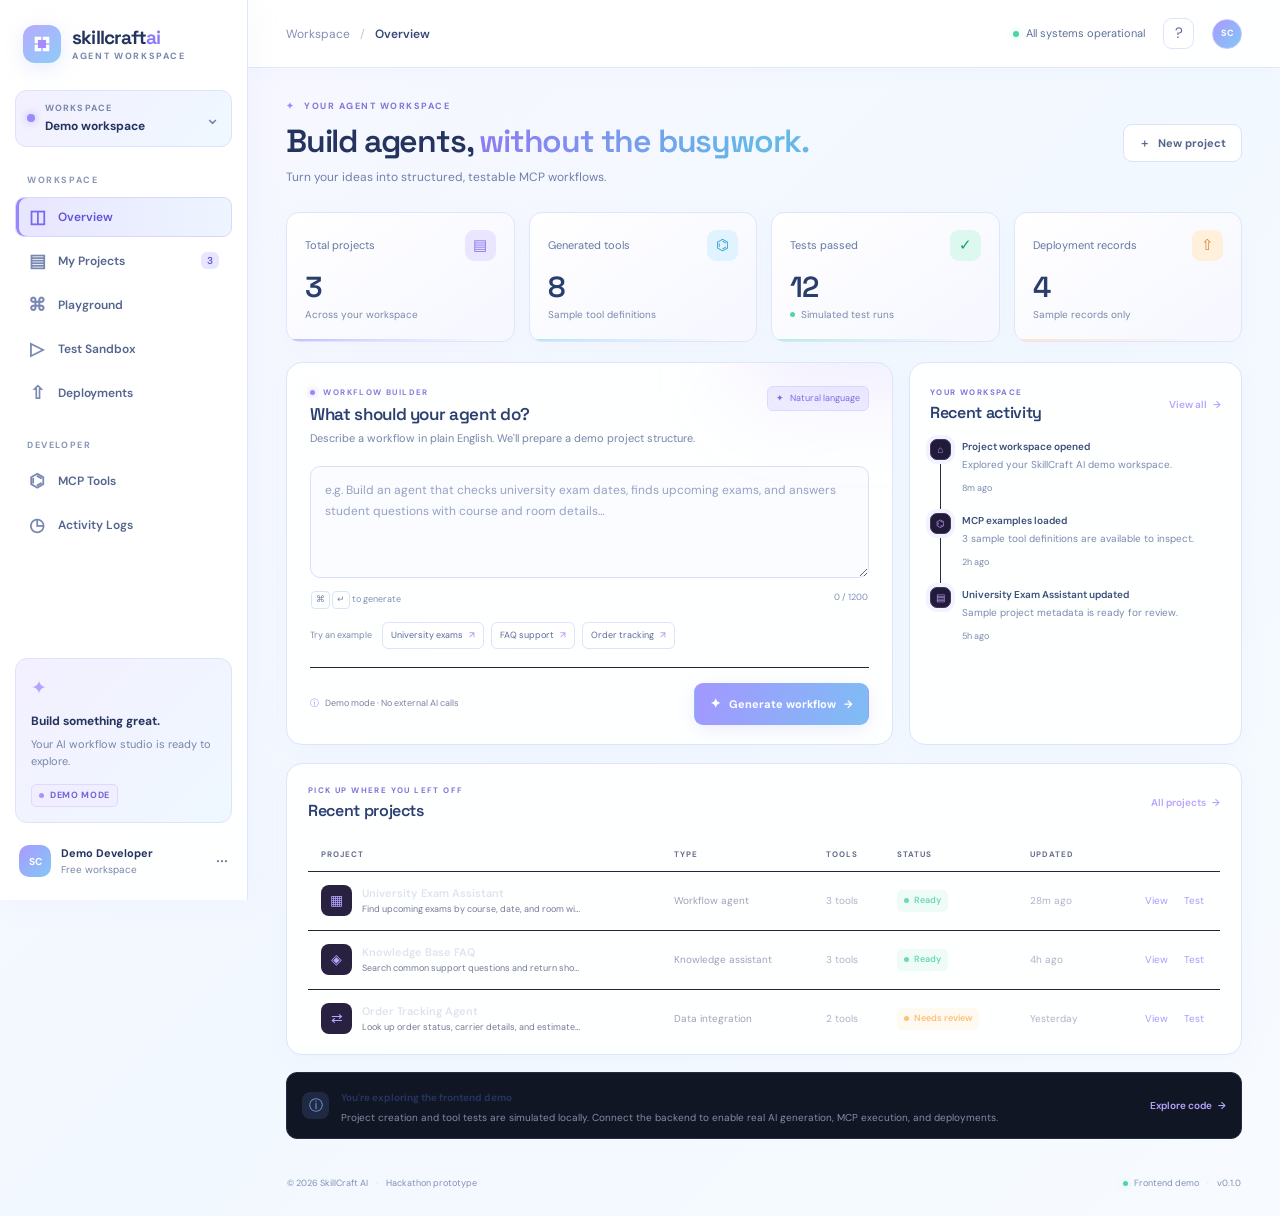
<file: git/index.html>
<!doctype html>
<html lang="en">
<head>
  <meta charset="utf-8"><meta name="viewport" content="width=device-width, initial-scale=1">
  <meta name="theme-color" content="#f5f7ff"><meta name="description" content="SkillCraft AI developer dashboard prototype">
  <title>SkillCraft AI — Developer Dashboard</title>
  <link rel="preconnect" href="https://fonts.googleapis.com"><link rel="preconnect" href="https://fonts.gstatic.com" crossorigin>
  <link href="https://fonts.googleapis.com/css2?family=DM+Sans:wght@400;500;600;700&family=Space+Grotesk:wght@400;500;600;700&display=swap" rel="stylesheet">
  <style>
:root{--bg:#090a12;--panel:#10121e;--panel-2:#131624;--panel-3:#171a2b;--border:#25283a;--border-soft:#1d2030;--text:#f1f2fa;--muted:#858aa5;--muted-2:#a7abc0;--purple:#a78bfa;--purple-2:#8057f6;--blue:#62a7ff;--green:#55d6a1;--orange:#ffbd76;--red:#ff7c91;--radius:16px;--font:'DM Sans',sans-serif;--display:'Space Grotesk',sans-serif}*{box-sizing:border-box}html{scroll-behavior:smooth}body{margin:0;background:var(--bg);color:var(--text);font-family:var(--font);font-size:14px;line-height:1.5}button,input,textarea,select{font:inherit}button{cursor:pointer}button:focus-visible,input:focus-visible,textarea:focus-visible,select:focus-visible,a:focus-visible{outline:2px solid var(--blue);outline-offset:3px}button:disabled{opacity:.45;cursor:not-allowed}.app-shell{min-height:100vh}.sidebar{position:fixed;inset:0 auto 0 0;width:248px;padding:25px 15px 14px;background:#0d0e18;border-right:1px solid #202234;display:flex;flex-direction:column;z-index:20}.brand{display:flex;gap:11px;align-items:center;padding:0 8px 26px;text-decoration:none;color:inherit}.brand-mark{width:38px;height:38px;display:grid;place-items:center;background:linear-gradient(140deg,#8e5cff,#3e7bff);border-radius:12px;box-shadow:0 5px 24px #7550ff35}.brand-mark svg{width:26px;fill:white}.brand-mark .mark-cut{fill:#a58bff}.brand strong{font:700 19px var(--display);letter-spacing:-.8px;display:block}.brand strong span{color:#a78bfa}.brand small{display:block;color:#777d9b;font-size:9px;letter-spacing:1.65px;font-weight:700;margin-top:0}.workspace-switch{display:flex;align-items:center;gap:10px;border:1px solid #282b3f;background:#131522;border-radius:11px;padding:11px;margin-bottom:27px}.workspace-switch>span:nth-child(2){display:flex;flex-direction:column;flex:1}.workspace-switch small{font-size:9px;color:#777d99;letter-spacing:1.1px;font-weight:700}.workspace-switch strong{font-size:12px;margin-top:2px}.workspace-dot{width:8px;height:8px;background:#a78bfa;border-radius:50%;box-shadow:0 0 10px #a78bfa88}.chevron{color:var(--muted);font-size:18px}.nav-label{color:#626984;font-size:9px;font-weight:700;letter-spacing:1.6px;padding:0 12px;margin:0 0 9px}.nav-label-spaced{margin-top:26px}.nav-list{display:grid;gap:4px}.nav-item{display:flex;align-items:center;gap:12px;width:100%;border:1px solid transparent;background:transparent;color:#9a9fb8;text-align:left;border-radius:9px;padding:10px 12px;font-size:12px;font-weight:600;transition:background .18s,color .18s,border .18s}.nav-item:hover{background:#171927;color:#ececff}.nav-item.active{color:#e9e2ff;background:linear-gradient(90deg,#8d5cf51d,#6e5cf40b);border-color:#7556c536;box-shadow:inset 2px 0 #a78bfa}.nav-icon{font-size:18px;line-height:18px;width:18px;text-align:center;color:#848ba9}.nav-item.active .nav-icon{color:#b29aff}.nav-count{margin-left:auto;background:#27233e;color:#c7b8ff;border-radius:6px;padding:1px 6px;font-size:10px}.sidebar-bottom{margin-top:auto}.plan-card{padding:15px;border:1px solid #29223f;border-radius:12px;background:radial-gradient(ellipse at 10% 0%,#7744b51b,transparent 70%),#131421;margin-bottom:13px}.plan-icon{color:#b8a0ff;font-size:19px;margin-bottom:7px}.plan-card strong{font-size:12px}.plan-card p{color:#9296ae;font-size:11px;margin:5px 0 12px;line-height:1.6}.demo-pill,.sample-badge{display:inline-flex;align-items:center;gap:6px;color:#b5a0ff;border:1px solid #55418a66;background:#4e347d21;border-radius:5px;padding:4px 7px;font-size:9px;letter-spacing:.65px;font-weight:700}.demo-pill i,.sample-badge i{width:5px;height:5px;border-radius:50%;background:#a78bfa}.profile-mini{width:100%;border:0;background:transparent;display:flex;align-items:center;gap:10px;text-align:left;color:var(--text);padding:9px 4px}.avatar,.top-avatar{width:32px;height:32px;border-radius:10px;display:grid;place-items:center;font-size:10px;font-weight:700;background:linear-gradient(135deg,#7453c8,#327acb);color:#fff}.profile-mini>span:nth-child(2){display:flex;flex-direction:column;flex:1}.profile-mini strong{font-size:11px}.profile-mini small{color:#777d99;font-size:10px}.more{font-size:20px;color:#7c829e}.main-area{margin-left:248px;min-height:100vh}.topbar{height:68px;border-bottom:1px solid #1e2030;display:flex;align-items:center;justify-content:space-between;padding:0 38px;background:#0b0c15d9;position:sticky;top:0;z-index:10;backdrop-filter:blur(14px)}.top-left,.top-actions,.breadcrumbs{display:flex;align-items:center}.breadcrumbs{gap:10px;color:#777d99;font-size:12px}.breadcrumbs b{font-weight:400;color:#41465f}.breadcrumbs strong{color:#d9dbee;font-weight:600}.top-actions{gap:18px}.connection{display:flex;align-items:center;gap:7px;color:#8f96ae;font-size:11px}.connection i,.app-footer i{display:inline-block;width:6px;height:6px;border-radius:50%;background:#4ed6a0;box-shadow:0 0 9px #4ed6a066}.icon-btn{width:31px;height:31px;display:grid;place-items:center;border:1px solid #292c40;background:#151725;color:#a8aec8;border-radius:9px;font-size:15px}.icon-btn:hover{border-color:#5c4c94;color:#fff}.top-avatar{border:1px solid #7f67d8;border-radius:50%;width:30px;height:30px;font-size:9px}.mobile-menu{display:none}.page-wrap{max-width:1560px;margin:0 auto;padding:32px 38px 18px}.page{display:none;animation:fade-in .22s ease}.page.active{display:block}@keyframes fade-in{from{opacity:.55;transform:translateY(3px)}to{opacity:1;transform:translateY(0)}}.page-heading{display:flex;justify-content:space-between;align-items:center;gap:20px;margin-bottom:26px}.eyebrow,.section-kicker{color:#8f83c7;font-size:9px;font-weight:700;letter-spacing:1.5px}.eyebrow{margin-bottom:8px}.sparkle{color:#c0a4ff;margin-right:5px}h1,h2,h3,p{margin-top:0}h1{font:600 clamp(26px,2.5vw,35px)/1.2 var(--display);letter-spacing:-1.2px;margin-bottom:8px}.gradient-text{background:linear-gradient(90deg,#c4a5ff,#819cff 82%);-webkit-background-clip:text;background-clip:text;color:transparent}.subheading{color:#8f94ad;font-size:12px;margin-bottom:0}.btn{border-radius:9px;padding:10px 15px;display:inline-flex;align-items:center;justify-content:center;gap:8px;font-size:11px;font-weight:700;border:1px solid transparent;transition:transform .15s,border-color .15s,background .15s;white-space:nowrap}.btn:active{transform:translateY(1px)}.btn-primary{color:#fff;background:linear-gradient(110deg,#8054eb,#5c6df3);box-shadow:0 5px 18px #6b4be526}.btn-primary:hover{background:linear-gradient(110deg,#9266ff,#6c7cff);box-shadow:0 5px 24px #7652ff44}.btn-secondary{color:#d0d3e7;background:#171927;border-color:#2b2e42}.btn-secondary:hover{background:#202337;border-color:#4c4b73}.btn-small{padding:7px 10px;font-size:10px}.btn-spark{font-size:13px}.stat-grid{display:grid;grid-template-columns:repeat(4,minmax(0,1fr));gap:14px;margin-bottom:20px}.stat-card{position:relative;overflow:hidden;padding:17px 18px 15px;border:1px solid #24273a;background:linear-gradient(145deg,#141624,#10121c 80%);border-radius:13px;min-height:130px}.stat-top{display:flex;justify-content:space-between;align-items:center;color:#9da2ba;font-size:11px}.stat-icon{width:31px;height:31px;display:grid;place-items:center;border-radius:9px;font-size:15px}.stat-icon.purple{color:#bca7ff;background:#9b7bff18}.stat-icon.blue{color:#78baff;background:#5aa7ff18}.stat-icon.green{color:#6de0b3;background:#45d6a118}.stat-icon.orange{color:#ffbf83;background:#ffae5d17}.stat-value{font:600 29px var(--display);letter-spacing:-.8px;margin-top:7px}.stat-foot{font-size:10px;color:#747b98;margin-top:2px}.stat-note{display:flex;align-items:center;gap:6px}.green-dot{width:5px;height:5px;background:#55d6a1;border-radius:50%;display:inline-block}.stat-line{height:2px;position:absolute;bottom:0;left:0;right:0;opacity:.75}.purple-line{background:linear-gradient(90deg,#a78bfa,transparent 85%)}.blue-line{background:linear-gradient(90deg,#62a7ff,transparent 85%)}.green-line{background:linear-gradient(90deg,#55d6a1,transparent 85%)}.orange-line{background:linear-gradient(90deg,#ffbd76,transparent 85%)}.overview-grid{display:grid;grid-template-columns:minmax(0,1.55fr) minmax(280px,.85fr);gap:16px;margin-bottom:18px}.panel{background:linear-gradient(145deg,#121420,#10111b);border:1px solid #24273a;border-radius:var(--radius);min-width:0}.workflow-panel{padding:23px 23px 19px;position:relative;overflow:hidden}.workflow-panel:before{content:"";position:absolute;width:260px;height:150px;right:-120px;top:-120px;background:#7554ff16;filter:blur(45px);pointer-events:none}.panel-heading{display:flex;align-items:flex-start;justify-content:space-between;gap:12px;margin-bottom:19px}.panel-heading h2,.output-top h2,.inspector-heading h2{font:600 17px var(--display);letter-spacing:-.35px;margin:5px 0 5px}.panel-heading p{color:#8389a4;font-size:11px;margin:0;line-height:1.6}.section-kicker{font-size:8px;letter-spacing:1.4px}.live-dot{display:inline-block;width:5px;height:5px;border-radius:50%;background:#a78bfa;margin-right:5px;box-shadow:0 0 7px #a78bfa}.ai-chip{border:1px solid #3b315f;background:#241b3a;color:#bca9ff;border-radius:6px;padding:5px 8px;font-size:9px;white-space:nowrap}.ai-chip span{margin-right:4px}#workflowPrompt{width:100%;height:112px;resize:vertical;min-height:90px;max-height:250px;background:#0c0d17;border:1px solid #2b2e42;border-radius:10px;padding:13px 14px;color:#e5e7f4;font-size:12px;line-height:1.7;outline:none;transition:border .2s,box-shadow .2s}#workflowPrompt:focus,.field-control:focus,.json-input:focus{border-color:#7c61d7;box-shadow:0 0 0 3px #7d5be51b;outline:none}#workflowPrompt::placeholder{color:#606680}.textarea-meta{display:flex;justify-content:space-between;color:#717792;font-size:9px;margin:7px 1px 13px}.kbd{display:inline-grid;place-items:center;border:1px solid #34374d;border-radius:4px;padding:1px 4px;color:#9fa4bd;font-size:9px}.prompt-examples{display:flex;align-items:center;flex-wrap:wrap;gap:7px}.prompt-examples>span{font-size:9px;color:#777d98;margin-right:3px}.example-chip{background:#171927;border:1px solid #2c3044;color:#aab0ca;border-radius:6px;padding:6px 8px;font-size:9px;transition:all .15s}.example-chip span{color:#9b86e9;margin-left:4px}.example-chip:hover{border-color:#7760bc;color:#e6e1ff;background:#211b36}.workflow-actions{display:flex;align-items:center;justify-content:space-between;gap:10px;margin-top:18px;padding-top:15px;border-top:1px solid #222537}.privacy-note{font-size:9px;color:#7d839e}.privacy-note span{color:#a68aff;margin-right:4px}.activity-panel{padding:23px 20px 15px}.panel-heading.compact{align-items:center;margin-bottom:16px}.panel-heading.compact h2{margin:4px 0 0;font-size:16px}.text-button{background:none;border:0;color:#b7a4ff;font-size:10px;font-weight:600;padding:4px 0}.text-button:hover{color:#d6c9ff}.text-button span{margin-left:4px}.timeline{position:relative}.timeline-item{display:flex;gap:11px;position:relative;padding-bottom:16px}.timeline-item:not(:last-child):before{content:"";position:absolute;top:22px;left:10px;bottom:0;width:1px;background:#2a2d40}.timeline-marker{width:21px;height:21px;border:1px solid #41366a;background:#221b37;color:#b8a2ff;border-radius:7px;display:grid;place-items:center;font-size:10px;flex-shrink:0;z-index:1}.timeline-copy{min-width:0;flex:1}.timeline-copy strong{font-size:10px;font-weight:600;display:block;color:#d8daea}.timeline-copy p{font-size:10px;color:#8187a2;margin:3px 0 4px;line-height:1.5}.timeline-copy time{font-size:9px;color:#5f6682}.empty-state{text-align:center;padding:35px 16px;color:#8187a2}.empty-state strong{display:block;color:#d8daea;margin:9px 0 4px}.empty-state p{font-size:11px;margin:0}.recent-panel{padding:20px 21px 6px;margin-bottom:17px}.data-table{border-collapse:collapse;width:100%;white-space:nowrap}.data-table th{text-align:left;color:#666d8a;font-size:8px;font-weight:700;letter-spacing:1px;padding:11px 13px;border-bottom:1px solid #25283a}.data-table td{padding:13px;border-bottom:1px solid #202334;color:#aeb3ca;font-size:10px}.data-table tbody tr:last-child td{border-bottom:0}.data-table tbody tr:hover{background:#ffffff03}.project-table-wrap{overflow-x:auto}.project-name-cell{display:flex;align-items:center;gap:10px}.project-icon{width:31px;height:31px;display:grid;place-items:center;background:#28213f;color:#b9a4ff;border-radius:8px;font-size:14px;flex-shrink:0}.project-name-cell strong{display:block;color:#e0e2ef;font-size:11px;font-weight:600}.project-name-cell small{display:block;color:#737a96;font-size:9px;margin-top:2px;max-width:220px;overflow:hidden;text-overflow:ellipsis}.type-label{color:#9ca2bc}.status-pill{display:inline-flex;align-items:center;gap:5px;padding:4px 7px;border-radius:5px;font-size:9px;font-weight:600}.status-pill:before{content:"";width:5px;height:5px;border-radius:50%;background:currentColor}.status-ready{color:#69dcb0;background:#43c99514}.status-draft{color:#a8b0c9;background:#8b91a714}.status-review{color:#ffbf76;background:#ffb34a14}.status-deployed{color:#72b9ff;background:#65aaff14}.row-actions{display:flex;gap:10px;justify-content:flex-end}.row-action{background:none;border:0;color:#a99aff;font-size:10px;padding:3px}.row-action:hover{color:#e2d8ff}.backend-notice{display:flex;align-items:center;gap:12px;padding:13px 15px;background:#111624;border:1px solid #252b43;border-radius:11px;margin-bottom:18px}.notice-icon{width:27px;height:27px;display:grid;place-items:center;border-radius:8px;background:#1f2942;color:#85aaff;flex-shrink:0}.backend-notice>div{flex:1}.backend-notice strong{font-size:10px}.backend-notice p{font-size:10px;color:#858ca6;margin:3px 0 0;line-height:1.5}.app-footer{display:flex;justify-content:space-between;gap:12px;padding:20px 1px 8px;color:#626984;font-size:9px}.footer-separator{padding:0 6px;color:#3e435b}.app-footer i{width:5px;height:5px;margin-right:4px}.toolbar{display:flex;align-items:center;gap:11px;margin-bottom:19px}.search-box{display:flex;align-items:center;gap:8px;border:1px solid #292c40;background:#11131e;border-radius:9px;padding:0 12px;width:min(340px,100%);height:38px;color:#737a98}.search-box input{border:0;outline:0;background:transparent;color:#e6e8f5;min-width:0;width:100%;font-size:11px}.search-box input::placeholder{color:#696f8b}.toolbar select,.panel-heading select{margin-left:auto}.toolbar select,.field-control,.panel-heading select{background:#151725;color:#c6cbe0;border:1px solid #2b2e42;border-radius:8px;padding:9px 11px;font-size:11px;outline:none}.results-count{color:#777d98;font-size:10px;margin-left:auto;white-space:nowrap}.project-grid{display:grid;grid-template-columns:repeat(3,minmax(0,1fr));gap:15px}.project-card{padding:18px;border:1px solid #272a3e;background:linear-gradient(145deg,#141624,#10121c);border-radius:13px;min-width:0;transition:border-color .2s,transform .2s}.project-card:hover{border-color:#4c416f;transform:translateY(-2px)}.project-card-top{display:flex;justify-content:space-between;align-items:flex-start;gap:10px}.project-card .project-icon{width:38px;height:38px;font-size:17px}.project-card h3{font:600 14px var(--display);margin:14px 0 5px;letter-spacing:-.2px}.project-card .card-description{font-size:10px;color:#848aa4;line-height:1.65;min-height:34px;margin-bottom:16px}.project-card-meta{display:flex;gap:12px;padding:11px 0;border-top:1px solid #25283a;border-bottom:1px solid #25283a;color:#9298b1;font-size:10px}.project-card-meta span{display:flex;align-items:center;gap:5px}.project-card-footer{display:flex;align-items:center;justify-content:space-between;margin-top:14px}.project-updated{color:#737a95;font-size:9px}.project-card-actions{display:flex;gap:12px}.playground-layout{display:grid;grid-template-columns:minmax(0,1.7fr) minmax(255px,.8fr);gap:16px}.editor-panel{overflow:hidden}.editor-toolbar{height:48px;display:flex;align-items:center;gap:15px;padding:0 15px;background:#151725;border-bottom:1px solid #292c40}.window-dots{display:flex;gap:5px}.window-dots i{width:7px;height:7px;border-radius:50%;background:#e26d7d}.window-dots i:nth-child(2){background:#e7b45f}.window-dots i:nth-child(3){background:#59cda0}.editor-file{font-size:10px;color:#9ba1bc;flex:1}.editor-file span{color:#d1d4e7;margin-left:5px}.editor-actions{display:flex;gap:7px}.code-tabs,.output-tabs{display:flex;gap:2px;padding:0 14px;border-bottom:1px solid #25283a;background:#11131e}.code-tab,.output-tab{position:relative;padding:12px 13px;border:0;background:none;color:#7e849f;font-size:10px}.code-tab.active,.output-tab.active{color:#e1dcff}.code-tab.active:after,.output-tab.active:after{content:"";position:absolute;bottom:-1px;left:10px;right:10px;height:2px;background:#a78bfa;border-radius:2px}.code-view{margin:0;padding:20px 18px;min-height:430px;max-height:570px;overflow:auto;background:#0c0e17;color:#cbd0e5;font:11px/1.9 ui-monospace,SFMono-Regular,Consolas,monospace;tab-size:2;white-space:pre}.code-view code{font:inherit}.editor-footer{height:35px;border-top:1px solid #25283a;display:flex;align-items:center;justify-content:space-between;padding:0 15px;color:#6f7691;font-size:9px}.footer-dot{display:inline-block;width:5px;height:5px;background:#5ad4a0;border-radius:50%;margin-right:5px}.inspector-panel{overflow:hidden}.inspector-heading{display:flex;align-items:center;gap:11px;padding:20px;border-bottom:1px solid #25283a}.inspector-icon{display:grid;place-items:center;width:35px;height:35px;border-radius:10px;background:#29203f;color:#bba5ff;font-size:18px}.inspector-heading h2{font-size:14px;margin:0 0 3px}.inspector-heading p{color:#7e849f;font-size:10px;margin:0}.inspector-content{padding:19px}.inspector-content>label{display:block;color:#737a96;font-size:8px;font-weight:700;letter-spacing:1.2px;margin-bottom:8px}.inspect-value{padding:9px 10px;background:#0c0e17;border:1px solid #292c40;border-radius:7px;color:#bba7ff;font-size:10px;margin-bottom:19px}.mono{font-family:ui-monospace,monospace}.inspect-description{font-size:10px;color:#9ba1b9;line-height:1.7;margin:0 0 20px}.parameter{border:1px solid #282b3f;background:#151725;padding:9px;border-radius:7px;margin-bottom:7px}.parameter>div{display:flex;justify-content:space-between;align-items:center}.parameter code{color:#d7d4f5;font-size:10px}.type-tag{color:#7ebaff;background:#19304a;padding:2px 5px;border-radius:4px;font-size:8px}.parameter p{font-size:9px;color:#858ba5;margin:5px 0 0}.output-box{display:flex;flex-direction:column;gap:5px;background:#0c0e17;border:1px solid #282b3f;border-radius:7px;padding:11px;color:#9ba1bc;font:10px ui-monospace,monospace;margin-bottom:15px}.output-box b{color:#8eddbb;font-weight:500}.json-brace{color:#b7a0ff}.inspector-note{display:flex;gap:7px;color:#8288a1;font-size:9px;line-height:1.6;margin:0 0 16px}.inspector-note span{color:#a48bfa}.full-width{width:100%}.sandbox-layout{display:grid;grid-template-columns:minmax(0,.95fr) minmax(0,1.05fr);gap:16px}.sandbox-input-panel,.sandbox-output-panel{padding:21px;min-width:0}.step-badge{font-size:9px;color:#9c8ae0;background:#2a2142;border-radius:5px;padding:5px 7px}.field-label{display:block;font-size:8px;font-weight:700;letter-spacing:1.2px;color:#848aa5;margin-bottom:8px}.field-label span{color:#c4a5ff}.sandbox-input-panel>.field-control{width:100%;margin-bottom:18px}.input-heading{display:flex;align-items:center;justify-content:space-between}.input-heading .field-label{margin-bottom:8px}.json-input{display:block;width:100%;height:225px;resize:vertical;background:#0b0d16;border:1px solid #2b2e42;border-radius:9px;padding:13px;color:#b9c6e2;font:11px/1.8 ui-monospace,SFMono-Regular,Consolas,monospace;outline:none;tab-size:2}.json-hint{color:#6f7691;font-size:9px;margin-top:8px}.json-hint span{color:#a78bfa;margin-right:5px}.sandbox-run-row{display:flex;align-items:center;justify-content:space-between;gap:9px;margin-top:18px;padding-top:16px;border-top:1px solid #25283a}.safe-label{font-size:9px;color:#7c839e}.safe-label span{color:#55d6a1;font-size:8px;margin-right:4px}.inline-error{padding:9px 11px;background:#3b1e2a;border:1px solid #703346;color:#ff9eae;border-radius:7px;font-size:10px;margin-top:12px}.output-top{display:flex;align-items:center;justify-content:space-between;margin-bottom:16px}.output-top h2{margin-bottom:0}.execution-status{display:inline-flex;align-items:center;gap:6px;padding:5px 8px;border-radius:6px;font-size:9px}.execution-status i{width:5px;height:5px;border-radius:50%;background:currentColor}.execution-status.idle{color:#9197af;background:#242638}.execution-status.running{color:#bda6ff;background:#34244d}.execution-status.success{color:#6de0b3;background:#18372f}.execution-status.error{color:#ff9eae;background:#3b1e2a}.output-tabs{padding:0;margin:0 -21px}.output-tab{padding:11px 20px}.tiny-count{padding:1px 5px;background:#292c40;border-radius:4px;margin-left:4px;font-size:8px}.output-content{min-height:305px;max-height:390px;overflow:auto;padding:16px 0}.empty-output{min-height:270px;display:flex;flex-direction:column;align-items:center;justify-content:center;text-align:center;color:#777e99}.empty-output-icon{display:grid;place-items:center;width:42px;height:42px;border:1px solid #37304f;border-radius:13px;color:#b29aff;background:#211b34;font-size:23px;margin-bottom:12px}.empty-output strong{font-size:12px;color:#cfd2e5}.empty-output p{font-size:10px;max-width:210px;line-height:1.7;margin:5px 0}.response-json{background:#0b0d16;border:1px solid #25283a;border-radius:9px;padding:14px;white-space:pre-wrap;overflow-wrap:anywhere;color:#a8d7c4;font:10px/1.8 ui-monospace,monospace;margin:0}.log-line{display:grid;grid-template-columns:58px 1fr;gap:8px;padding:8px 0;border-bottom:1px solid #222537;font:10px/1.6 ui-monospace,monospace}.log-time{color:#6f7691}.log-message{color:#aeb5ce}.log-message.ok{color:#69dcb0}.log-message.warn{color:#ffbd76}.output-footer{display:flex;align-items:center;justify-content:space-between;padding-top:12px;border-top:1px solid #25283a;color:#727995;font-size:9px}.sandbox-disclaimer{display:flex;gap:10px;padding:13px 15px;border:1px solid #2b2a40;background:#141522;border-radius:10px;margin-top:16px}.sandbox-disclaimer>span{color:#a994ff}.sandbox-disclaimer p{color:#9298b1;font-size:10px;margin:0;line-height:1.6}.sandbox-disclaimer strong{color:#d8dbee}.deployment-summary{display:grid;grid-template-columns:repeat(3,1fr);gap:14px;margin-bottom:19px}.deploy-summary-card{display:flex;align-items:center;gap:12px;border:1px solid #26293b;background:#121420;border-radius:12px;padding:16px}.deploy-summary-card>div{display:flex;flex-direction:column}.deploy-summary-card small{color:#8389a3;font-size:10px}.deploy-summary-card strong{font:600 22px var(--display);margin-top:3px}.deployments-panel{padding:20px 20px 0}.deployments-panel .panel-heading p{margin-top:5px}.deployments-panel .panel-heading select{margin-left:0}.table-footnote{border-top:1px solid #25283a;padding:13px 0;color:#777e99;font-size:9px}.table-footnote span{color:#a994ff;margin-right:5px}.tools-banner{display:flex;align-items:center;gap:14px;padding:17px;border:1px solid #2b2b43;background:radial-gradient(ellipse at 0% 0%,#7554ff13,transparent 75%),#121420;border-radius:13px;margin-bottom:17px}.tools-banner-icon{width:43px;height:43px;border-radius:12px;background:#28203f;color:#c2aaff;display:grid;place-items:center;font-size:22px}.tools-banner>div:nth-child(2){flex:1}.tools-banner strong{font-size:12px}.tools-banner p{color:#888eaa;font-size:10px;margin:4px 0 0}.tool-list{display:grid;gap:12px}.tool-card{display:grid;grid-template-columns:minmax(0,1fr) auto;gap:20px;padding:19px;border:1px solid #272a3d;background:#121420;border-radius:12px}.tool-title-row{display:flex;align-items:center;gap:10px;margin-bottom:7px}.tool-title-row h3{font:600 13px var(--display);margin:0}.tool-type{font-size:8px;padding:3px 6px;color:#9e8ce7;background:#2a2142;border-radius:4px}.tool-card p{font-size:10px;color:#8d93ad;line-height:1.6;margin:0 0 13px}.signature-label{color:#6f7691;font-size:8px;letter-spacing:1px;font-weight:700;margin-bottom:6px}.signature-code{display:block;width:100%;padding:9px 10px;background:#0b0d16;border:1px solid #25283a;border-radius:7px;color:#a8d6c2;font:10px/1.6 ui-monospace,monospace;overflow-wrap:anywhere}.tool-card-actions{display:flex;flex-direction:column;justify-content:center;gap:8px}.activity-full-panel{padding:22px}.full-timeline .timeline-item{padding:15px 0;border-bottom:1px solid #222537}.full-timeline .timeline-item:first-child{padding-top:0}.full-timeline .timeline-item:last-child{border-bottom:0;padding-bottom:0}.full-timeline .timeline-item:not(:last-child):before{top:37px;bottom:-15px}.full-timeline .timeline-copy{display:grid;grid-template-columns:1fr auto;gap:3px 14px}.full-timeline .timeline-copy strong{font-size:11px}.full-timeline .timeline-copy p{grid-column:1;margin:0}.full-timeline .timeline-copy time{grid-column:2;grid-row:1/3;text-align:right;align-self:center}.modal-backdrop{position:fixed;inset:0;background:#05060bc9;backdrop-filter:blur(5px);z-index:50;display:grid;place-items:center;padding:20px}.modal-backdrop[hidden]{display:none}.modal{width:min(100%,460px);border:1px solid #34334d;border-radius:16px;background:#121420;box-shadow:0 20px 90px #0009;padding:24px;animation:fade-in .18s ease}.modal-header{display:flex;justify-content:space-between;align-items:flex-start;margin-bottom:22px}.modal-header h2{font:600 21px var(--display);margin:5px 0 0}.modal .field-label{margin-top:16px}.modal .field-control{width:100%;margin-bottom:0}.modal-textarea{height:88px;resize:vertical}.modal-actions{display:flex;justify-content:flex-end;gap:9px;margin-top:24px;padding-top:17px;border-top:1px solid #292c40}.toast-region{position:fixed;right:22px;bottom:22px;z-index:100;display:grid;gap:9px;width:min(360px,calc(100vw - 32px))}.toast{display:flex;align-items:flex-start;gap:10px;padding:13px 14px;border:1px solid #34334b;border-radius:10px;background:#191a29;box-shadow:0 12px 35px #0005;animation:fade-in .2s ease}.toast-icon{width:22px;height:22px;display:grid;place-items:center;border-radius:7px;background:#1b3c32;color:#62dca9;flex-shrink:0}.toast.error .toast-icon{background:#472331;color:#ff91a5}.toast.info .toast-icon{background:#292444;color:#baa4ff}.toast strong{display:block;font-size:11px;margin-bottom:2px}.toast p{font-size:10px;color:#9a9fb8;margin:0;line-height:1.5}.toast-close{margin-left:auto;border:0;background:none;color:#777d98}.sidebar-backdrop{display:none}.sr-only{position:absolute;width:1px;height:1px;padding:0;margin:-1px;overflow:hidden;clip:rect(0,0,0,0);white-space:nowrap;border:0}
@media(max-width:1250px){.page-wrap{padding:28px 25px 18px}.topbar{padding:0 25px}.sidebar{width:225px}.main-area{margin-left:225px}.overview-grid{grid-template-columns:minmax(0,1.3fr) minmax(260px,.8fr)}.project-grid{grid-template-columns:repeat(2,minmax(0,1fr))}.stat-grid{gap:10px}.stat-card{padding:15px}.workflow-panel{padding:20px}.activity-panel{padding:20px 16px}}
@media(max-width:950px){.sidebar{transform:translateX(-100%);transition:transform .22s ease;width:260px;box-shadow:15px 0 40px #0005}.sidebar.open{transform:translateX(0)}.sidebar-backdrop.show{display:block;position:fixed;inset:0;background:#02030a99;z-index:19}.main-area{margin-left:0}.mobile-menu{display:grid;margin-right:12px}.overview-grid,.playground-layout,.sandbox-layout{grid-template-columns:1fr}.activity-panel{min-height:280px}.inspector-content{display:grid;grid-template-columns:1fr 1fr;gap:8px 15px}.inspector-content>label{margin-top:8px}.inspector-note,.full-width{grid-column:1/-1}.inspector-heading{padding:15px 20px}.code-view{min-height:360px}.topbar{height:60px}.page-wrap{padding:25px 22px 15px}}
@media(max-width:650px){.topbar{padding:0 15px}.page-wrap{padding:23px 14px 12px}.connection{display:none}.top-actions{gap:10px}.breadcrumbs{font-size:11px}.page-heading{align-items:flex-start;flex-direction:column;margin-bottom:21px;gap:14px}.page-heading>.btn{align-self:stretch}.page-heading h1{font-size:27px}.stat-grid{grid-template-columns:repeat(2,minmax(0,1fr));gap:9px}.stat-card{min-height:120px;padding:13px}.stat-value{font-size:25px}.stat-top{font-size:10px}.stat-icon{width:27px;height:27px}.workflow-panel,.activity-panel{padding:17px 14px}.panel-heading{flex-wrap:wrap}.ai-chip{display:none}.prompt-examples{align-items:flex-start}.prompt-examples>span{width:100%;margin-bottom:2px}.workflow-actions{align-items:flex-start;flex-direction:column}.workflow-actions .btn{width:100%}.backend-notice{align-items:flex-start;flex-wrap:wrap}.backend-notice .text-button{margin-left:39px}.recent-panel{padding:17px 13px 5px}.app-footer{flex-direction:column;gap:7px}.toolbar{flex-wrap:wrap}.search-box{width:100%;flex:1 1 100%}.toolbar select{margin-left:0;flex:1}.toolbar .results-count{margin-left:auto}.project-grid{grid-template-columns:1fr}.project-card .card-description{min-height:0}.editor-toolbar{padding:0 10px;gap:9px}.editor-actions .btn{font-size:0;padding:7px}.editor-actions .btn:first-letter{font-size:11px}.editor-actions .btn span{font-size:11px}.code-tabs{padding:0 5px}.code-tab{padding:11px 9px;font-size:9px}.code-view{padding:14px 11px;font-size:10px;min-height:340px}.sandbox-input-panel,.sandbox-output-panel{padding:16px 13px}.output-tabs{margin:0 -13px}.output-tab{padding:11px 15px}.sandbox-run-row{align-items:flex-start;flex-direction:column}.sandbox-run-row .btn{width:100%}.deployment-summary{grid-template-columns:1fr;gap:8px}.deploy-summary-card{padding:12px}.deployments-panel{padding:15px 12px 0}.deployments-panel .panel-heading{align-items:flex-start}.deployments-panel .panel-heading select{max-width:135px}.tools-banner{align-items:flex-start;flex-wrap:wrap}.tools-banner .sample-badge{margin-left:56px}.tool-card{grid-template-columns:1fr;gap:13px}.tool-card-actions{flex-direction:row;justify-content:flex-start}.full-timeline .timeline-copy{grid-template-columns:1fr}.full-timeline .timeline-copy time{grid-column:1;grid-row:auto;text-align:left;margin-top:4px}.inspector-content{display:block}.inspector-content>label{margin-top:0}.inspector-note{margin-top:14px}.modal{padding:19px}.toast-region{right:12px;bottom:12px}.results-count{font-size:9px}}
@media(prefers-reduced-motion:reduce){*,*::before,*::after{scroll-behavior:auto!important;animation-duration:.01ms!important;animation-iteration-count:1!important;transition-duration:.01ms!important}}


/* Pastel theme override: soft lavender, sky blue, mint and blush */
:root{--bg:#f5f7ff;--panel:#ffffff;--panel-2:#fbfcff;--panel-3:#f1f4ff;--border:#dce4fa;--border-soft:#e8edfb;--text:#24345f;--muted:#7180a8;--muted-2:#53658f;--purple:#a69bff;--purple-2:#8175f5;--blue:#83c9f5;--green:#7bd9bd;--orange:#ffd19a;--red:#f5a9bd;--radius:16px;--font:'DM Sans',sans-serif;--display:'Space Grotesk',sans-serif}
body{background:linear-gradient(135deg,#f8f7ff 0%,#f2f8ff 52%,#f7fbff 100%);color:var(--text)}
.sidebar{background:rgba(255,255,255,.92);border-color:#dfe7fa;box-shadow:5px 0 28px #b6c6ef16}
.brand-mark{background:linear-gradient(140deg,#b8aaff,#8ccdf7);box-shadow:0 5px 20px #a8b5f540}.brand-mark svg{fill:#fff}.brand strong span{color:#8b7cf5}.brand small{color:#7887ad}
.workspace-switch,.plan-card{background:linear-gradient(135deg,#f3f0ff,#eff8ff);border-color:#dce3fa}.workspace-switch small,.plan-card p,.profile-mini small{color:#7786aa}.workspace-dot{background:#9a8cf7;box-shadow:0 0 9px #b5aaff}
.nav-label{color:#8a96b6}.nav-item{color:#53658f}.nav-item:hover{background:#f2f5ff;color:#384b7e}.nav-item.active{color:#5c54d9;background:linear-gradient(90deg,#e8e5ff,#edf5ff);border-color:#d8d8ff;box-shadow:inset 3px 0 #9588ff}.nav-icon{color:#7888b2}.nav-item.active .nav-icon{color:#776af1}.nav-count{background:#e8e5ff;color:#6257d9}
.demo-pill,.sample-badge{color:#7165d9;border-color:#ded9ff;background:#f1efff}.demo-pill i,.sample-badge i{background:#a195ff}.profile-mini{color:var(--text)}.avatar,.top-avatar{background:linear-gradient(135deg,#a99bff,#82c8f4);color:#fff;border-color:#c3c4ff}
.topbar{background:#ffffffed;border-color:#e1e8fa;box-shadow:0 3px 16px #b7c8ef10}.breadcrumbs{color:#8290b2}.breadcrumbs b{color:#bdc7df}.breadcrumbs strong{color:#344875}.top-actions{color:#50628e}.connection{color:#5d7199}.icon-btn{border-color:#dce4fa;background:#fff;color:#596da0}.icon-btn:hover{border-color:#bdb6ff;color:#5d54d7;background:#f8f7ff}
.gradient-text{background:linear-gradient(90deg,#8e7bf2,#65b7e8 82%);-webkit-background-clip:text;background-clip:text;color:transparent}.eyebrow,.section-kicker{color:#8175d9}.sparkle{color:#9b8df7}.subheading{color:#6f80a8}
.btn-primary{color:#fff;background:linear-gradient(110deg,#a397ff,#7ebdf4);box-shadow:0 5px 18px #8c9ff52b}.btn-primary:hover{background:linear-gradient(110deg,#9184f5,#6ab0ed);box-shadow:0 5px 22px #8b9af544}.btn-secondary{color:#53658e;background:#fff;border-color:#dbe3f7}.btn-secondary:hover{background:#f4f6ff;border-color:#b9c8f4}
.stat-card{border-color:#dfe5fb;background:linear-gradient(145deg,#fff,#f7f8ff 85%);box-shadow:0 5px 18px #b9c9ef14}.stat-top{color:#6577a1}.stat-icon.purple{color:#8174ed;background:#eae6ff}.stat-icon.blue{color:#329bd0;background:#e0f4ff}.stat-icon.green{color:#199c7b;background:#ddf8ee}.stat-icon.orange{color:#d88935;background:#fff0dc}.stat-value{color:#293e6d}.stat-foot{color:#7b89aa}.purple-line{background:linear-gradient(90deg,#b4a8ff,transparent 85%)}.blue-line{background:linear-gradient(90deg,#9cddf8,transparent 85%)}.green-line{background:linear-gradient(90deg,#9de8d2,transparent 85%)}.orange-line{background:linear-gradient(90deg,#ffddb2,transparent 85%)}
.panel{background:rgba(255,255,255,.94);border-color:#dce5fa;box-shadow:0 6px 22px #b4c5ec14}.workflow-panel:before{background:#b8aaff35}.live-dot{background:#9a8cf7;box-shadow:0 0 7px #b5aaff}.ai-chip{border-color:#dfdcff;background:#f0efff;color:#7669db}
#workflowPrompt,.field-control,.json-input{background:#fbfcff;border-color:#d7e1f7;color:#344a77}#workflowPrompt::placeholder{color:#95a2c2}.textarea-meta{color:#8190b2}.kbd{border-color:#dbe3f7;color:#7787aa}.prompt-examples>span{color:#7c8aab}.example-chip{background:#fff;border-color:#dbe4fa;color:#586c98}.example-chip:hover{background:#f1f4ff;border-color:#c4c8ff;color:#5c54d9}
.panel-heading h2,.output-top h2,.inspector-heading h2{color:#2b3f70}.panel-heading p{color:#7786a9}.workflow-panel .section-kicker{color:#887be1}
.project-card,.activity-card,.quick-card,.table-wrap,.deployment-table,.tool-card,.deploy-summary-card{background:#fff;border-color:#dfe6f8;box-shadow:0 4px 16px #b7c7eb12}.project-card:hover,.tool-card:hover{border-color:#c7c9fb;box-shadow:0 7px 20px #aebdf226}.project-card h3,.tool-title-row h3{color:#2e4375}.project-card p,.tool-card p,.project-meta,.activity-copy p{color:#7787aa}
.code-editor,.code-tabs,.editor-footer,.inspector-heading{background:#f8faff;border-color:#e1e8f8}.code-tab{color:#7585a8}.code-tab.active{color:#5d54d9;border-color:#9e94ff}.code-view{background:#f7f9ff;color:#405780}.inspector-heading h2{color:#304574}.inspector-heading p,.inspector-content>label{color:#7c8bad}.inspector-icon{background:#eeebff;color:#8175e8}.inspect-value{background:#f7f8ff;border-color:#e0e5f8;color:#7668dd}.inspect-description{color:#65789f}.parameter{background:#f9faff;border-color:#e1e7f8}.parameter code{color:#465b83}.type-tag{color:#287ba6;background:#e3f5ff}.parameter p{color:#7d8bad}.output-box{background:#f7faff;border-color:#e0e7f8;color:#63779d}.output-box b{color:#219875}.json-brace{color:#8a7be8}.inspector-note{color:#7182a6}.inspector-note span{color:#8174e6}
.step-badge{color:#7568d9;background:#eeebff}.field-label{color:#7383a7}.field-label span{color:#8b7cf0}.json-input{color:#405b85}.json-hint{color:#7e8daf}.json-hint span{color:#8174e6}.sandbox-run-row{border-color:#e2e8f7}.safe-label{color:#7d8bac}.safe-label span{color:#269d7c}.inline-error{background:#fff0f3;border-color:#f6c6d3;color:#bd4968}.execution-status.idle{color:#7483a5;background:#edf1fa}.execution-status.running{color:#7b6ce4;background:#eeebff}.execution-status.success{color:#188c70;background:#e1f8ef}.execution-status.error{color:#bd4968;background:#fff0f3}.tiny-count{background:#e9eefb;color:#65779e}.empty-output{color:#7e8caf}.empty-output-icon{border-color:#dfdcff;color:#8175e8;background:#f0efff}.empty-output strong{color:#40547d}.response-json{background:#f7faff;border-color:#e1e7f8;color:#287b65}.log-line{border-color:#e6ebf8}.log-time{color:#8a98b7}.log-message{color:#61769d}.log-message.ok{color:#218f70}.log-message.warn{color:#c17a2c}.output-footer{border-color:#e2e8f7;color:#7f8dad}.sandbox-disclaimer{border-color:#dfe5f8;background:#f7f8ff}.sandbox-disclaimer>span{color:#8175e8}.sandbox-disclaimer p{color:#6f80a5}.sandbox-disclaimer strong{color:#3c507a}
.deploy-summary-card small{color:#7a89aa}.deploy-summary-card strong{color:#304574}.deployments-panel{background:#fff}.table-footnote{border-color:#e2e8f7;color:#7d8bac}.table-footnote span{color:#8175e8}.tools-banner{border-color:#dfe5fa;background:linear-gradient(110deg,#f0efff,#eff9ff);}.tools-banner-icon{background:#e8e5ff;color:#786ce6}.tools-banner p{color:#7081a6}.tool-type{color:#7165d9;background:#eeebff}.signature-label{color:#7e8dad}.signature-code{background:#f7faff;border-color:#e1e7f8;color:#287b65}
.timeline-item,.full-timeline .timeline-item{border-color:#e5eaf8}.timeline-copy strong{color:#3a4f7a}.timeline-copy p,.timeline-copy time{color:#7b8bad}.timeline-marker{box-shadow:0 0 0 4px #f1f4ff}.modal-backdrop{background:#35456b55}.modal{background:#fff;border-color:#dfe5f8;box-shadow:0 20px 80px #536a9b30}.modal-header h2{color:#304574}.modal-actions{border-color:#e3e9f8}.toast{background:#fff;border-color:#dce5f8;box-shadow:0 12px 35px #526ba026;color:#304574}.toast-icon{background:#e0f8ee;color:#219875}.toast.error .toast-icon{background:#fff0f3;color:#bd4968}.toast.info .toast-icon{background:#eeebff;color:#7668dc}.toast p{color:#7182a5}.toast-close{color:#7c8cad}.app-footer{border-color:#e0e7f8;color:#8391b0}.footer-separator{color:#c2cce3}
::-webkit-scrollbar-thumb{background:#d1daf1;border-radius:10px}::selection{background:#dcd7ff;color:#293d6a}
@media(max-width:760px){.topbar{background:#ffffffef}.sidebar{box-shadow:8px 0 30px #6679a326}}

  </style>
</head>
<body>
<div class="app-shell">
  <div class="sidebar-backdrop" id="sidebarBackdrop"></div>
  <aside class="sidebar" id="sidebar" aria-label="Main navigation">
    <a class="brand" href="#overview" aria-label="SkillCraft AI overview"><span class="brand-mark"><svg viewBox="0 0 32 32" aria-hidden="true"><path d="M7 7h8v8H7zM17 17h8v8h-8zM17 7h8v8h-8zM7 17h8v8H7z"/><path d="M11 11h10v10H11z" class="mark-cut"/></svg></span><span><strong>skillcraft<span>ai</span></strong><small>AGENT WORKSPACE</small></span></a>
    <div class="workspace-switch"><span class="workspace-dot"></span><span><small>WORKSPACE</small><strong>Demo workspace</strong></span><span class="chevron">⌄</span></div>
    <p class="nav-label">WORKSPACE</p>
    <nav class="nav-list" id="mainNav">
      <button class="nav-item active" data-page="overview"><span class="nav-icon">◫</span>Overview</button>
      <button class="nav-item" data-page="projects"><span class="nav-icon">▤</span>My Projects <span class="nav-count" id="projectNavCount">3</span></button>
      <button class="nav-item" data-page="playground"><span class="nav-icon">⌘</span>Playground</button>
      <button class="nav-item" data-page="sandbox"><span class="nav-icon">▷</span>Test Sandbox</button>
      <button class="nav-item" data-page="deployments"><span class="nav-icon">⇧</span>Deployments</button>
    </nav>
    <p class="nav-label nav-label-spaced">DEVELOPER</p>
    <nav class="nav-list">
      <button class="nav-item" data-page="tools"><span class="nav-icon">⌬</span>MCP Tools</button>
      <button class="nav-item" data-page="activity"><span class="nav-icon">◷</span>Activity Logs</button>
    </nav>
    <div class="sidebar-bottom"><div class="plan-card"><div class="plan-icon">✦</div><strong>Build something great.</strong><p>Your AI workflow studio is ready to explore.</p><span class="demo-pill"><i></i> DEMO MODE</span></div><button class="profile-mini" id="profileButton"><span class="avatar">SC</span><span><strong>Demo Developer</strong><small>Free workspace</small></span><span class="more">···</span></button></div>
  </aside>
  <main class="main-area">
    <header class="topbar"><div class="top-left"><button class="icon-btn mobile-menu" id="mobileMenu" aria-label="Open navigation">☰</button><div class="breadcrumbs"><span>Workspace</span><b>/</b><strong id="breadcrumbCurrent">Overview</strong></div></div><div class="top-actions"><span class="connection"><i></i> All systems operational</span><button class="icon-btn" id="helpButton" aria-label="Help" title="Help">?</button><button class="top-avatar" id="topProfile" aria-label="Profile">SC</button></div></header>
    <div class="page-wrap">
      <section class="page active" id="page-overview">
        <div class="page-heading"><div><div class="eyebrow"><span class="sparkle">✦</span> YOUR AGENT WORKSPACE</div><h1>Build agents, <span class="gradient-text">without the busywork.</span></h1><p class="subheading">Turn your ideas into structured, testable MCP workflows.</p></div><button class="btn btn-secondary" data-go="projects"><span>＋</span> New project</button></div>
        <div class="stat-grid">
          <article class="stat-card"><div class="stat-top"><span>Total projects</span><span class="stat-icon purple">▤</span></div><div class="stat-value" id="statProjects">3</div><div class="stat-foot"><span class="stat-note">Across your workspace</span></div><div class="stat-line purple-line"></div></article>
          <article class="stat-card"><div class="stat-top"><span>Generated tools</span><span class="stat-icon blue">⌬</span></div><div class="stat-value" id="statTools">8</div><div class="stat-foot"><span class="stat-note">Sample tool definitions</span></div><div class="stat-line blue-line"></div></article>
          <article class="stat-card"><div class="stat-top"><span>Tests passed</span><span class="stat-icon green">✓</span></div><div class="stat-value" id="statTests">12</div><div class="stat-foot"><span class="stat-note"><span class="status-dot green-dot"></span> Simulated test runs</span></div><div class="stat-line green-line"></div></article>
          <article class="stat-card"><div class="stat-top"><span>Deployment records</span><span class="stat-icon orange">⇧</span></div><div class="stat-value" id="statDeployments">4</div><div class="stat-foot"><span class="stat-note">Sample records only</span></div><div class="stat-line orange-line"></div></article>
        </div>
        <div class="overview-grid">
          <section class="panel workflow-panel"><div class="panel-heading"><div><div class="section-kicker"><span class="live-dot"></span> WORKFLOW BUILDER</div><h2>What should your agent do?</h2><p>Describe a workflow in plain English. We'll prepare a demo project structure.</p></div><span class="ai-chip"><span>✦</span> Natural language</span></div>
            <form id="workflowForm"><label class="sr-only" for="workflowPrompt">Describe your workflow</label><textarea id="workflowPrompt" maxlength="1200" placeholder="e.g. Build an agent that checks university exam dates, finds upcoming exams, and answers student questions with course and room details…"></textarea><div class="textarea-meta"><span><span class="kbd">⌘</span> <span class="kbd">↵</span> to generate</span><span id="charCount">0 / 1200</span></div><div class="prompt-examples"><span>Try an example</span><button type="button" class="example-chip" data-prompt="Create a university exam schedule tool that searches exams by course, date, and room, then returns the next upcoming exams.">University exams <span>↗</span></button><button type="button" class="example-chip" data-prompt="Create an FAQ support tool that searches a knowledge base and returns a concise answer with relevant source titles.">FAQ support <span>↗</span></button><button type="button" class="example-chip" data-prompt="Create an order tracking tool that looks up an order ID and returns shipping status, estimated delivery, and carrier.">Order tracking <span>↗</span></button></div><div class="workflow-actions"><span class="privacy-note"><span>ⓘ</span> Demo mode · No external AI calls</span><button class="btn btn-primary" id="generateButton" type="submit"><span class="btn-spark">✦</span> Generate workflow <span>→</span></button></div></form>
          </section>
          <section class="panel activity-panel"><div class="panel-heading compact"><div><div class="section-kicker">YOUR WORKSPACE</div><h2>Recent activity</h2></div><button class="text-button" data-go="activity">View all <span>→</span></button></div><div id="overviewActivity" class="timeline"></div></section>
        </div>
        <section class="panel recent-panel"><div class="panel-heading compact"><div><div class="section-kicker">PICK UP WHERE YOU LEFT OFF</div><h2>Recent projects</h2></div><button class="text-button" data-go="projects">All projects <span>→</span></button></div><div class="project-table-wrap"><table class="data-table"><thead><tr><th>PROJECT</th><th>TYPE</th><th>TOOLS</th><th>STATUS</th><th>UPDATED</th><th></th></tr></thead><tbody id="recentProjectsBody"></tbody></table></div></section>
        <div class="backend-notice"><span class="notice-icon">ⓘ</span><div><strong>You're exploring the frontend demo</strong><p>Project creation and tool tests are simulated locally. Connect the backend to enable real AI generation, MCP execution, and deployments.</p></div><button class="text-button" data-go="playground">Explore code <span>→</span></button></div>
      </section>
      <section class="page" id="page-projects"><div class="page-heading"><div><div class="eyebrow">WORKSPACE / PROJECTS</div><h1>My Projects</h1><p class="subheading">Manage your workflow blueprints in one place.</p></div><button class="btn btn-primary" id="openCreateProject"><span>＋</span> Create project</button></div><div class="toolbar"><div class="search-box"><span>⌕</span><input id="projectSearch" type="search" placeholder="Search projects…" aria-label="Search projects"></div><select id="projectStatusFilter" aria-label="Filter projects by status"><option value="all">All statuses</option><option value="Ready">Ready</option><option value="Draft">Draft</option><option value="Needs review">Needs review</option></select><span class="results-count" id="projectResultsCount">3 projects</span></div><div class="project-grid" id="projectGrid"></div></section>
      <section class="page" id="page-playground"><div class="page-heading"><div><div class="eyebrow">DEVELOPER / PLAYGROUND</div><h1>Code Playground</h1><p class="subheading">Inspect example MCP definitions and client code.</p></div><span class="sample-badge"><i></i> SAMPLE CODE</span></div><div class="playground-layout"><section class="panel editor-panel"><div class="editor-toolbar"><div class="window-dots"><i></i><i></i><i></i></div><div class="editor-file">⌘ <span id="editorFilename">exam_schedule.schema.json</span></div><div class="editor-actions"><button class="btn btn-small btn-secondary" id="copyCode">▣ Copy code</button><button class="btn btn-small btn-primary" id="downloadCode">↓ Download</button></div></div><div class="code-tabs" role="tablist" aria-label="Code examples"><button class="code-tab active" data-code="schema" role="tab" aria-selected="true">schema.json</button><button class="code-tab" data-code="node" role="tab" aria-selected="false">example.js</button><button class="code-tab" data-code="python" role="tab" aria-selected="false">example.py</button></div><pre class="code-view"><code id="codeContent"></code></pre><div class="editor-footer"><span><i class="footer-dot"></i> Read-only example</span><span id="codeLanguage">JSON · UTF-8</span></div></section><aside class="panel inspector-panel"><div class="inspector-heading"><span class="inspector-icon">⌬</span><div><h2>Tool inspector</h2><p>Schema metadata</p></div></div><div class="inspector-content"><label>TOOL NAME</label><div class="inspect-value mono">get_exam_schedule</div><label>DESCRIPTION</label><p class="inspect-description">Retrieve university exam schedules using a course, date range, or room filter.</p><label>INPUT PARAMETERS</label><div class="parameter"><div><code>course</code><span class="type-tag">string</span></div><p>Course or subject code</p></div><div class="parameter"><div><code>from_date</code><span class="type-tag">string</span></div><p>Optional start date (YYYY-MM-DD)</p></div><label>OUTPUT</label><div class="output-box"><span class="json-brace">{</span><span> exams: <b>Exam[]</b>,</span><span> total: <b>number</b></span><span class="json-brace">}</span></div><div class="inspector-note"><span>ⓘ</span> Example schema only. A backend generator should validate real MCP compatibility.</div><button class="btn btn-primary full-width" data-go="sandbox">▷ Try in sandbox</button></div></aside></div></section>
      <section class="page" id="page-sandbox"><div class="page-heading"><div><div class="eyebrow">DEVELOPER / TEST SANDBOX</div><h1>Test Sandbox</h1><p class="subheading">Validate inputs and preview mock tool responses safely.</p></div><span class="sample-badge"><i></i> SIMULATED ENVIRONMENT</span></div><div class="sandbox-layout"><section class="panel sandbox-input-panel"><div class="panel-heading compact"><div><div class="section-kicker">CONFIGURE TEST</div><h2>Tool input</h2></div><span class="step-badge">01 / INPUT</span></div><label class="field-label" for="toolSelect">MCP TOOL</label><select id="toolSelect" class="field-control"><option value="exam">get_exam_schedule</option><option value="faq">search_faq</option><option value="order">get_order_status</option></select><div class="input-heading"><label class="field-label" for="jsonInput">INPUT JSON</label><button class="text-button" id="resetInput">Reset input ↺</button></div><textarea id="jsonInput" class="json-input" spellcheck="false" aria-label="JSON test input"></textarea><div class="json-hint"><span>{ }</span> Valid JSON required before execution</div><div class="sandbox-run-row"><span class="safe-label"><span>●</span> Mock execution only</span><button class="btn btn-primary" id="runTest">▷ Run simulated test</button></div><div id="testError" class="inline-error" role="alert" hidden></div></section><section class="panel sandbox-output-panel"><div class="output-top"><div><div class="section-kicker">EXECUTION RESULT</div><h2>Tool response</h2></div><span class="execution-status idle" id="executionStatus"><i></i> Not run yet</span></div><div class="output-tabs" role="tablist"><button class="output-tab active" data-output="response" role="tab" aria-selected="true">Response</button><button class="output-tab" data-output="logs" role="tab" aria-selected="false">Logs <span class="tiny-count" id="logCount">0</span></button></div><div class="output-content" id="responsePane"><div class="empty-output"><div class="empty-output-icon">⌁</div><strong>Ready when you are</strong><p>Run a simulated test to inspect the JSON response.</p></div></div><div class="output-content" id="logsPane" hidden><div class="empty-output"><strong>No logs yet</strong><p>Execution logs will appear here after a test.</p></div></div><div class="output-footer"><span id="durationLabel">Duration —</span><button class="text-button" id="copyResponse" disabled>▣ Copy response</button></div></section></div><div class="sandbox-disclaimer"><span>ⓘ</span><p><strong>Safe by design.</strong> This demo validates JSON and returns predefined mock data. It does not execute generated code or call external services.</p></div></section>
      <section class="page" id="page-deployments"><div class="page-heading"><div><div class="eyebrow">WORKSPACE / DEPLOYMENTS</div><h1>Deployments</h1><p class="subheading">Review deployment records and prepare your next release.</p></div><button class="btn btn-primary" id="prepareDeployment">⇧ Prepare deployment</button></div><div class="deployment-summary"><div class="deploy-summary-card"><span class="stat-icon green">✓</span><div><small>Successful records</small><strong>2</strong></div></div><div class="deploy-summary-card"><span class="stat-icon orange">◷</span><div><small>Pending records</small><strong>1</strong></div></div><div class="deploy-summary-card"><span class="stat-icon blue">⌁</span><div><small>Environments</small><strong>3</strong></div></div></div><section class="panel deployments-panel"><div class="panel-heading compact"><div><h2>Deployment history</h2><p>Illustrative records — no cloud actions have been performed.</p></div><select id="environmentFilter" aria-label="Filter by environment"><option value="all">All environments</option><option value="Development">Development</option><option value="Staging">Staging</option><option value="Production">Production</option></select></div><div class="project-table-wrap"><table class="data-table"><thead><tr><th>PROJECT</th><th>ENVIRONMENT</th><th>AWS REGION</th><th>STATUS</th><th>LAST UPDATED</th><th></th></tr></thead><tbody id="deploymentsBody"></tbody></table></div><div class="table-footnote"><span>ⓘ</span> Sample data only · AWS credentials must remain on a secure backend.</div></section></section>
      <section class="page" id="page-tools"><div class="page-heading"><div><div class="eyebrow">DEVELOPER / MCP TOOLS</div><h1>MCP Tools</h1><p class="subheading">Explore example tool signatures for your agent workflows.</p></div><button class="btn btn-secondary" id="exportTools">↓ Export tools JSON</button></div><div class="tools-banner"><div class="tools-banner-icon">⌬</div><div><strong>Example tool registry</strong><p>These definitions illustrate tool metadata and input shapes. They are not connected to a live MCP server.</p></div><span class="sample-badge"><i></i> 3 EXAMPLES</span></div><div class="tool-list" id="toolList"></div></section>
      <section class="page" id="page-activity"><div class="page-heading"><div><div class="eyebrow">DEVELOPER / ACTIVITY</div><h1>Activity Logs</h1><p class="subheading">A local history of interactions in this demo workspace.</p></div><button class="btn btn-secondary" id="clearActivity">⌫ Clear activity</button></div><section class="panel activity-full-panel"><div class="panel-heading compact"><div><h2>Workspace events</h2><p>Stored locally in this browser.</p></div><span class="results-count" id="activityCount">0 events</span></div><div id="fullActivity" class="full-timeline"></div></section></section>
      <footer class="app-footer"><span>© 2026 SkillCraft AI <span class="footer-separator">·</span> Hackathon prototype</span><span><i></i> Frontend demo <span class="footer-separator">·</span> v0.1.0</span></footer>
    </div>
  </main>
</div>
<div class="modal-backdrop" id="modalBackdrop" hidden><section class="modal" role="dialog" aria-modal="true" aria-labelledby="modalTitle"><div class="modal-header"><div><div class="section-kicker">WORKSPACE</div><h2 id="modalTitle">Create a project</h2></div><button class="icon-btn" id="closeModal" aria-label="Close dialog">×</button></div><form id="createProjectForm"><label class="field-label" for="projectName">PROJECT NAME <span>*</span></label><input class="field-control" id="projectName" maxlength="70" required placeholder="e.g. Campus assistant"><label class="field-label" for="projectType">PROJECT TYPE <span>*</span></label><select class="field-control" id="projectType" required><option value="Workflow agent">Workflow agent</option><option value="Knowledge assistant">Knowledge assistant</option><option value="Data integration">Data integration</option><option value="Developer utility">Developer utility</option></select><label class="field-label" for="projectDescription">DESCRIPTION</label><textarea class="field-control modal-textarea" id="projectDescription" maxlength="300" placeholder="What will this agent help with?"></textarea><div class="modal-actions"><button type="button" class="btn btn-secondary" id="cancelModal">Cancel</button><button type="submit" class="btn btn-primary">Create project <span>→</span></button></div></form></section></div>
<div class="toast-region" id="toastRegion" aria-live="polite" aria-atomic="true"></div>
<script>
/* SkillCraft AI frontend prototype. All AI generation, execution and deployment are mocked locally. */
(() => {
  'use strict';
  const $ = (selector, root = document) => root.querySelector(selector);
  const $$ = (selector, root = document) => [...root.querySelectorAll(selector)];
  const STORAGE = { projects: 'skillcraft_projects_v1', activity: 'skillcraft_activity_v1', tests: 'skillcraft_tests_v1' };
  const nowISO = () => new Date().toISOString();
  const timeAgo = (date) => { const ms = Math.max(0, Date.now() - new Date(date).getTime()); const min = Math.floor(ms / 60000); if (min < 1) return 'Just now'; if (min < 60) return `${min}m ago`; const hours = Math.floor(min / 60); if (hours < 24) return `${hours}h ago`; const days = Math.floor(hours / 24); return days === 1 ? 'Yesterday' : `${days}d ago`; };
  const formatTime = (date) => new Date(date).toLocaleString([], { month: 'short', day: 'numeric', hour: '2-digit', minute: '2-digit' });
  const safeLoad = (key, fallback) => { try { const value = localStorage.getItem(key); return value ? JSON.parse(value) : fallback; } catch { return fallback; } };
  const safeSave = (key, value) => { try { localStorage.setItem(key, JSON.stringify(value)); return true; } catch { toast('Storage unavailable', 'Changes will only last until this page is refreshed.', 'error'); return false; } };
  const uid = () => `${Date.now().toString(36)}-${Math.random().toString(36).slice(2, 7)}`;
  const escapeHTML = (s='') => String(s).replace(/[&<>"']/g, c => ({'&':'&amp;','<':'&lt;','>':'&gt;','"':'&quot;',"'":'&#39;'}[c]));
  const seedProjects = [
    {id:'p-exam',name:'University Exam Assistant',type:'Workflow agent',description:'Find upcoming exams by course, date, and room with clear student-friendly responses.',status:'Ready',tools:3,updatedAt:new Date(Date.now()-1000*60*28).toISOString(),icon:'▦'},
    {id:'p-faq',name:'Knowledge Base FAQ',type:'Knowledge assistant',description:'Search common support questions and return short answers with source references.',status:'Ready',tools:3,updatedAt:new Date(Date.now()-1000*60*60*4).toISOString(),icon:'◈'},
    {id:'p-order',name:'Order Tracking Agent',type:'Data integration',description:'Look up order status, carrier details, and estimated delivery from a sample dataset.',status:'Needs review',tools:2,updatedAt:new Date(Date.now()-1000*60*60*25).toISOString(),icon:'⇄'}
  ];
  let projects = safeLoad(STORAGE.projects, null); if (!Array.isArray(projects)) projects = seedProjects;
  let activities = safeLoad(STORAGE.activity, null); if (!Array.isArray(activities)) activities = [
    {id:uid(),type:'project',title:'Project workspace opened',description:'Explored your SkillCraft AI demo workspace.',createdAt:new Date(Date.now()-1000*60*8).toISOString(),icon:'⌂'},
    {id:uid(),type:'tool',title:'MCP examples loaded',description:'3 sample tool definitions are available to inspect.',createdAt:new Date(Date.now()-1000*60*60*2).toISOString(),icon:'⌬'},
    {id:uid(),type:'project',title:'University Exam Assistant updated',description:'Sample project metadata is ready for review.',createdAt:new Date(Date.now()-1000*60*60*5).toISOString(),icon:'▤'}
  ];
  let testCount = Number(safeLoad(STORAGE.tests, 12)) || 0;
  let lastResponse = null, lastLogs = [], activeCode = 'schema';
  const tools = [
    {id:'exam',name:'get_exam_schedule',title:'University Exam Schedule',type:'Workflow agent',description:'Retrieve exam schedules filtered by course, date range, or room.',signature:'get_exam_schedule(course?: string, from_date?: string, room?: string)',input:{course:'CSE',from_date:'2026-10-15'},icon:'▦'},
    {id:'faq',name:'search_faq',title:'Knowledge Base FAQ',type:'Knowledge assistant',description:'Search a demo FAQ knowledge base and return relevant answer snippets.',signature:'search_faq(query: string, limit?: number)',input:{query:'How do I reset my password?',limit:3},icon:'◈'},
    {id:'order',name:'get_order_status',title:'Order Tracking',type:'Data integration',description:'Find sample order shipping status, carrier, and estimated delivery.',signature:'get_order_status(order_id: string)',input:{order_id:'SC-2048'},icon:'⇄'}
  ];
  const codeSamples = {
    schema: {filename:'exam_schedule.schema.json',lang:'JSON · UTF-8',code:{name:'get_exam_schedule',description:'Retrieve university exam schedules using optional course, date, and room filters.',inputSchema:{type:'object',properties:{course:{type:'string',description:'Course or subject code'},from_date:{type:'string',format:'date',description:'Optional start date (YYYY-MM-DD)'},room:{type:'string',description:'Optional examination room'}},required:[]},_demoNote:'Example only — validate against the MCP SDK version used by your backend.'}},
    node: {filename:'example.js',lang:'JavaScript · Node.js',raw:`// SkillCraft AI — illustrative MCP tool handler\n// Connect to your approved MCP SDK and data source on the backend.\n\nconst examScheduleTool = {\n  name: "get_exam_schedule",\n  description: "Retrieve university exam schedules.",\n  inputSchema: {\n    type: "object",\n    properties: {\n      course: { type: "string" },\n      from_date: { type: "string" },\n      room: { type: "string" }\n    }\n  }\n};\n\n// Demo fixture only; this does not connect to a live MCP server.\nasync function handleExamSchedule(input) {\n  const exams = [\n    { course: "CSE", subject: "Data Structures", date: "2026-10-18", room: "B-204" }\n  ];\n  return { exams: exams.filter(exam =>\n    !input.course || exam.course === input.course\n  ), total: exams.length };\n}\n\nexport { examScheduleTool, handleExamSchedule };`},
    python: {filename:'example.py',lang:'Python · UTF-8',raw:`"""SkillCraft AI illustrative tool handler.\n\nFixture only: wire this into your backend MCP SDK and data layer.\n"""\nfrom typing import Any\n\nTOOL_SCHEMA: dict[str, Any] = {\n    "name": "get_exam_schedule",\n    "description": "Retrieve university exam schedules.",\n    "inputSchema": {\n        "type": "object",\n        "properties": {\n            "course": {"type": "string"},\n            "from_date": {"type": "string"},\n            "room": {"type": "string"},\n        },\n    },\n}\n\nSAMPLE_EXAMS = [\n    {"course": "CSE", "subject": "Data Structures",\n     "date": "2026-10-18", "room": "B-204"},\n]\n\ndef handle_exam_schedule(input_data: dict[str, Any]) -> dict[str, Any]:\n    """Return fixture data; no external service is called."""\n    exams = [e for e in SAMPLE_EXAMS\n             if not input_data.get("course")\n             or e["course"] == input_data["course"]]\n    return {"exams": exams, "total": len(exams)}`}
  };
  const deployments = [
    {id:'d1',project:'University Exam Assistant',env:'Development',region:'ap-south-1',status:'Success',updatedAt:new Date(Date.now()-1000*60*35).toISOString()},
    {id:'d2',project:'Knowledge Base FAQ',env:'Staging',region:'ap-south-1',status:'Success',updatedAt:new Date(Date.now()-1000*60*60*8).toISOString()},
    {id:'d3',project:'Order Tracking Agent',env:'Production',region:'us-east-1',status:'Pending',updatedAt:new Date(Date.now()-1000*60*60*26).toISOString()},
    {id:'d4',project:'University Exam Assistant',env:'Production',region:'ap-south-1',status:'Failed',updatedAt:new Date(Date.now()-1000*60*60*72).toISOString()}
  ];
  function toast(title, message, type='success') { const node=document.createElement('div'); node.className=`toast ${type}`; node.innerHTML=`<span class="toast-icon">${type==='error'?'!':type==='info'?'i':'✓'}</span><div><strong>${escapeHTML(title)}</strong><p>${escapeHTML(message)}</p></div><button class="toast-close" aria-label="Dismiss notification">×</button>`; $('#toastRegion').append(node); const remove=()=>node.remove(); $('.toast-close',node).addEventListener('click',remove); setTimeout(remove,4800); }
  function addActivity(title, description, type='project', icon='⌁') { activities.unshift({id:uid(),type,title,description,createdAt:nowISO(),icon}); activities=activities.slice(0,100); safeSave(STORAGE.activity,activities); renderActivities(); }
  function statusClass(status) { return status==='Ready'||status==='Success'?'status-ready':status==='Draft'||status==='Pending'?'status-draft':status==='Needs review'?'status-review':status==='Deployed'?'status-deployed':'status-review'; }
  function projectIcon(p) { return p.icon || (p.type==='Knowledge assistant'?'◈':p.type==='Data integration'?'⇄':p.type==='Developer utility'?'⌘':'▦'); }
  function projectRow(p) { return `<tr><td><div class="project-name-cell"><span class="project-icon">${escapeHTML(projectIcon(p))}</span><div><strong>${escapeHTML(p.name)}</strong><small>${escapeHTML(p.description||'No description added')}</small></div></div></td><td><span class="type-label">${escapeHTML(p.type)}</span></td><td>${Number(p.tools)||0} tools</td><td><span class="status-pill ${statusClass(p.status)}">${escapeHTML(p.status)}</span></td><td>${escapeHTML(timeAgo(p.updatedAt))}</td><td><div class="row-actions"><button class="row-action" data-project-view="${escapeHTML(p.id)}">View</button><button class="row-action" data-project-test="${escapeHTML(p.id)}">Test</button></div></td></tr>`; }
  function renderStats() { $('#statProjects').textContent=projects.length; $('#projectNavCount').textContent=projects.length; $('#statTools').textContent=projects.reduce((n,p)=>n+(Number(p.tools)||0),0); $('#statTests').textContent=testCount; $('#statDeployments').textContent=deployments.length; }
  function renderRecentProjects() { const rows=[...projects].sort((a,b)=>new Date(b.updatedAt)-new Date(a.updatedAt)).slice(0,4); $('#recentProjectsBody').innerHTML=rows.length?rows.map(projectRow).join(''):`<tr><td colspan="6"><div class="empty-state"><strong>No projects yet</strong><p>Create your first project to get started.</p></div></td></tr>`; }
  function renderProjectGrid() { const q=$('#projectSearch').value.trim().toLowerCase(), status=$('#projectStatusFilter').value; const filtered=projects.filter(p=>(!q||`${p.name} ${p.description} ${p.type}`.toLowerCase().includes(q))&&(status==='all'||p.status===status)); $('#projectResultsCount').textContent=`${filtered.length} project${filtered.length===1?'':'s'}`; $('#projectGrid').innerHTML=filtered.length?filtered.map(p=>`<article class="project-card"><div class="project-card-top"><span class="project-icon">${escapeHTML(projectIcon(p))}</span><span class="status-pill ${statusClass(p.status)}">${escapeHTML(p.status)}</span></div><h3>${escapeHTML(p.name)}</h3><p class="card-description">${escapeHTML(p.description||'No description added yet.')}</p><div class="project-card-meta"><span>⌬ ${Number(p.tools)||0} tools</span><span>▤ ${escapeHTML(p.type)}</span></div><div class="project-card-footer"><span class="project-updated">Updated ${escapeHTML(timeAgo(p.updatedAt))}</span><div class="project-card-actions"><button class="row-action" data-project-view="${escapeHTML(p.id)}">View details</button><button class="row-action" data-project-test="${escapeHTML(p.id)}">Test →</button></div></div></article>`).join(''):`<div class="panel empty-state" style="grid-column:1/-1"><div class="empty-output-icon" style="margin:0 auto">⌕</div><strong>${projects.length?'No matching projects':'Your workspace is a blank canvas'}</strong><p>${projects.length?'Try a different search or status filter.':'Create a project or describe a workflow to get started.'}</p>${projects.length?'':'<button class="btn btn-primary" id="emptyCreateProject" style="margin-top:14px">＋ Create project</button>'}</div>`; const emptyBtn=$('#emptyCreateProject'); if(emptyBtn)emptyBtn.addEventListener('click',openModal); }
  function renderDeployments() { const filter=$('#environmentFilter').value; const list=deployments.filter(d=>filter==='all'||d.env===filter); $('#deploymentsBody').innerHTML=list.map(d=>`<tr><td><div class="project-name-cell"><span class="project-icon">⇧</span><div><strong>${escapeHTML(d.project)}</strong><small>Sample deployment record</small></div></div></td><td>${escapeHTML(d.env)}</td><td><code>${escapeHTML(d.region)}</code></td><td><span class="status-pill ${d.status==='Success'?'status-ready':d.status==='Pending'?'status-draft':'status-review'}">${escapeHTML(d.status)}</span></td><td>${escapeHTML(timeAgo(d.updatedAt))}</td><td><button class="row-action" data-deploy-detail="${escapeHTML(d.id)}">Details</button></td></tr>`).join('')||'<tr><td colspan="6"><div class="empty-state">No deployment records for this environment.</div></td></tr>'; }
  function activityMarkup(a, full=false) { return `<div class="timeline-item"><span class="timeline-marker">${escapeHTML(a.icon||'⌁')}</span><div class="timeline-copy"><strong>${escapeHTML(a.title)}</strong><p>${escapeHTML(a.description)}</p><time datetime="${escapeHTML(a.createdAt)}">${escapeHTML(full?formatTime(a.createdAt):timeAgo(a.createdAt))}</time></div></div>`; }
  function renderActivities() { const recent=activities.slice(0,4); $('#overviewActivity').innerHTML=recent.length?recent.map(a=>activityMarkup(a)).join(''):`<div class="empty-state"><strong>Nothing here yet</strong><p>Your workspace activity will appear here.</p></div>`; $('#fullActivity').innerHTML=activities.length?activities.map(a=>activityMarkup(a,true)).join(''):`<div class="empty-state"><div class="empty-output-icon" style="margin:0 auto">◷</div><strong>No activity recorded</strong><p>Use the dashboard to create projects or run tests. Events will appear here.</p></div>`; $('#activityCount').textContent=`${activities.length} event${activities.length===1?'':'s'}`; }
  function renderTools() { $('#toolList').innerHTML=tools.map(t=>`<article class="tool-card"><div><div class="tool-title-row"><span class="project-icon">${escapeHTML(t.icon)}</span><h3>${escapeHTML(t.name)}</h3><span class="tool-type">${escapeHTML(t.type)}</span></div><p>${escapeHTML(t.description)}</p><div class="signature-label">INPUT SIGNATURE</div><code class="signature-code">${escapeHTML(t.signature)}</code></div><div class="tool-card-actions"><button class="btn btn-secondary" data-tool-sandbox="${escapeHTML(t.id)}">▷ Try in sandbox</button><button class="btn btn-secondary" data-tool-copy="${escapeHTML(t.id)}">▣ Copy signature</button></div></article>`).join(''); }
  function renderAll() { renderStats(); renderRecentProjects(); renderProjectGrid(); renderActivities(); renderDeployments(); renderTools(); }
  const pageNames={overview:'Overview',projects:'My Projects',playground:'Playground',sandbox:'Test Sandbox',deployments:'Deployments',tools:'MCP Tools',activity:'Activity Logs'};
  function navigate(page) { if(!pageNames[page])return; $$('.page').forEach(p=>p.classList.toggle('active',p.id===`page-${page}`)); $$('.nav-item').forEach(b=>b.classList.toggle('active',b.dataset.page===page)); $('#breadcrumbCurrent').textContent=pageNames[page]; $('#sidebar').classList.remove('open'); $('#sidebarBackdrop').classList.remove('show'); window.scrollTo({top:0,behavior:'smooth'}); if(page==='projects')renderProjectGrid(); }
  function openModal() { $('#modalBackdrop').hidden=false; document.body.style.overflow='hidden'; setTimeout(()=>$('#projectName').focus(),20); }
  function closeModal() { $('#modalBackdrop').hidden=true; document.body.style.overflow=''; $('#createProjectForm').reset(); }
  function createProject({name,type,description,status='Draft',toolsCount=0}) { const project={id:uid(),name,type,description,status,tools:toolsCount,updatedAt:nowISO(),icon:type==='Knowledge assistant'?'◈':type==='Data integration'?'⇄':type==='Developer utility'?'⌘':'▦'}; projects.unshift(project); safeSave(STORAGE.projects,projects); addActivity('Project created',`${name} was added to your workspace.`, 'project','＋'); renderAll(); return project; }
  function handleWorkflow(event) { event.preventDefault(); const prompt=$('#workflowPrompt').value.trim(); if(prompt.length<12){toast('Add a little more detail','Describe the workflow in at least 12 characters.','error');$('#workflowPrompt').focus();return;} if(prompt.length>1200){toast('Prompt is too long','Keep your workflow description under 1,200 characters.','error');return;} const btn=$('#generateButton');btn.disabled=true;btn.innerHTML='<span class="spinner">◌</span> Preparing demo…'; setTimeout(()=>{const lower=prompt.toLowerCase();let type='Workflow agent',name='Workflow Prototype',icon='▦',toolCount=2;if(/faq|knowledge|support|question/.test(lower)){type='Knowledge assistant';name='FAQ Support Assistant';icon='◈';toolCount=3;}else if(/order|shipping|tracking|delivery/.test(lower)){type='Data integration';name='Order Tracking Agent';icon='⇄';toolCount=2;}else if(/exam|university|course|schedule|student/.test(lower)){type='Workflow agent';name='University Exam Assistant';icon='▦';toolCount=3;}const p=createProject({name:`${name} ${projects.some(x=>x.name===name)?' '+(projects.length+1):''}`,type,description:prompt,status:'Draft',toolsCount:toolCount});btn.disabled=false;btn.innerHTML='<span class="btn-spark">✦</span> Generate workflow <span>→</span>';$('#workflowPrompt').value='';updateCharCount();toast('Demo project created','A local project record was created. Real AI generation needs backend integration.','success');addActivity('Workflow draft prepared',`Created a local draft from: “${prompt.slice(0,90)}${prompt.length>90?'…':''}”`,'project','✦');renderAll();navigate('projects'); },650); }
  function updateCharCount(){ $('#charCount').textContent=`${$('#workflowPrompt').value.length} / 1200`; }
  function switchCode(key) { activeCode=key; const sample=codeSamples[key]; $('#editorFilename').textContent=sample.filename; $('#codeLanguage').textContent=sample.lang; const content=sample.raw??JSON.stringify(sample.code,null,2); $('#codeContent').textContent=content; $$('.code-tab').forEach(b=>{const active=b.dataset.code===key;b.classList.toggle('active',active);b.setAttribute('aria-selected',String(active));}); }
  function downloadText(filename,content,mime='text/plain;charset=utf-8') { const blob=new Blob([content],{type:mime});const url=URL.createObjectURL(blob);const a=document.createElement('a');a.href=url;a.download=filename;document.body.append(a);a.click();a.remove();setTimeout(()=>URL.revokeObjectURL(url),1000); }
  async function copyText(content, success='Copied to clipboard') { try { await navigator.clipboard.writeText(content);toast(success,'Ready to paste wherever you need it.','success'); } catch { const ta=document.createElement('textarea');ta.value=content;ta.style.position='fixed';ta.style.opacity='0';document.body.append(ta);ta.select();const ok=document.execCommand('copy');ta.remove();toast(ok?success:'Could not copy automatically',ok?'Ready to paste wherever you need it.':'Please select and copy the text manually.',ok?'success':'error'); } }
  function toolFor(id){return tools.find(t=>t.id===id)||tools[0];}
  function setToolInput(id) { const t=toolFor(id);$('#toolSelect').value=t.id;$('#jsonInput').value=JSON.stringify(t.input,null,2);$('#testError').hidden=true; }
  function runTest() { const raw=$('#jsonInput').value;let input;try{input=JSON.parse(raw);if(input===null||Array.isArray(input)||typeof input!=='object')throw new Error('Input must be a JSON object.');}catch(e){$('#testError').textContent=e instanceof SyntaxError?`Invalid JSON: ${e.message}`:e.message;$('#testError').hidden=false;$('#executionStatus').className='execution-status error';$('#executionStatus').innerHTML='<i></i> Invalid input';toast('Input validation failed','Fix the JSON before running a simulated test.','error');return;}const id=$('#toolSelect').value;const tool=toolFor(id);$('#testError').hidden=true;$('#runTest').disabled=true;$('#runTest').innerHTML='<span class="spinner">◌</span> Running mock…';$('#executionStatus').className='execution-status running';$('#executionStatus').innerHTML='<i></i> Running';$('#responsePane').innerHTML='<div class="empty-output"><div class="spinner large-spinner">◌</div><strong>Simulating tool response…</strong><p>No generated code is being executed.</p></div>';$('#durationLabel').textContent='Duration running…';setTimeout(()=>{const start=performance.now();let response;try{response=mockResponse(id,input);}catch(e){response={error:e.message};}const duration=Math.max(4,Math.round(performance.now()-start+Math.random()*18));lastResponse=response;lastLogs=[{time:'0ms',msg:`Preparing mock handler: ${tool.name}`,kind:'ok'},{time:'1ms',msg:'Input JSON parsed and validated.',kind:'ok'},{time:`${duration}ms`,msg:`Returning fixture response (${Array.isArray(response.exams||response.results)?(response.exams||response.results).length:1} result set).`,kind:'ok'},{time:`${duration}ms`,msg:'Simulation complete — no external calls made.',kind:'warn'}];testCount++;safeSave(STORAGE.tests,testCount);$('#runTest').disabled=false;$('#runTest').innerHTML='▷ Run simulated test';$('#executionStatus').className='execution-status success';$('#executionStatus').innerHTML='<i></i> Completed';$('#durationLabel').textContent=`Duration ${duration} ms`;$('#copyResponse').disabled=false;renderResponse();renderLogs();$('#logCount').textContent=lastLogs.length;$$('.output-tab').forEach(b=>{b.classList.toggle('active',b.dataset.output==='response');b.setAttribute('aria-selected',String(b.dataset.output==='response'));});$('#responsePane').hidden=false;$('#logsPane').hidden=true;addActivity('Simulated tool test completed',`${tool.name} returned a sample response in ${duration} ms.`,'test','▷');renderStats();toast('Test simulation complete','Mock response generated locally; no code was executed.','success');},520); }
  function mockResponse(id,input) { if(id==='exam'){const all=[{course:'CSE',subject:'Data Structures',date:'2026-10-18',time:'10:00 AM',room:'B-204'},{course:'CSE',subject:'Database Systems',date:'2026-10-22',time:'2:00 PM',room:'A-105'},{course:'ECE',subject:'Digital Electronics',date:'2026-10-25',time:'9:30 AM',room:'C-110'}];const exams=all.filter(e=>(!input.course||e.course.toLowerCase().includes(String(input.course).toLowerCase()))&&(!input.room||e.room.toLowerCase().includes(String(input.room).toLowerCase()))&&(!input.from_date||e.date>=String(input.from_date)));return {success:true,exams,total:exams.length,source:'mock_exam_fixture',notice:'Sample data only. Verify actual dates with your institution.'};}if(id==='faq'){if(typeof input.query!=='string'||!input.query.trim())return {success:false,error:'The "query" field is required and must be a non-empty string.',results:[]};const q=input.query.toLowerCase();const entries=[{title:'Password reset',answer:'Use the Forgot Password link on the sign-in page, then follow the secure reset email.',source:'Account Help'},{title:'Update profile details',answer:'Open Settings → Profile to update your display name and contact preferences.',source:'Profile Guide'},{title:'Workspace access',answer:'Ask your workspace administrator to review your membership and role permissions.',source:'Workspace FAQ'}];let results=entries.filter(e=>`${e.title} ${e.answer} ${e.source}`.toLowerCase().split(/\s+/).some(word=>word.length>3&&q.includes(word)));if(!results.length)results=entries.slice(0,Math.max(1,Math.min(Number(input.limit)||2,2)));return {success:true,query:input.query,results:results.slice(0,Math.max(1,Math.min(Number(input.limit)||3,5))),total:results.length,source:'mock_faq_fixture'};}if(id==='order'){if(typeof input.order_id!=='string'||!input.order_id.trim())return {success:false,error:'The "order_id" field is required.',order:null};const idValue=input.order_id.trim().toUpperCase();const known={'SC-2048':{status:'In transit',carrier:'DemoShip',estimated_delivery:'2026-10-16',last_update:'Package departed sorting facility'},'SC-1057':{status:'Delivered',carrier:'DemoShip',estimated_delivery:'2026-10-12',last_update:'Delivered to reception'}};return {success:true,order_id:idValue,order:known[idValue]||{status:'Processing',carrier:'Not assigned',estimated_delivery:'Pending',last_update:'Order received; fulfilment is being prepared'},source:'mock_order_fixture',notice:'Sample order information; not connected to a real store.'};}return {success:false,error:'Unknown mock tool.'}; }
  function renderResponse(){if(lastResponse===null)return;$('#responsePane').innerHTML=`<pre class="response-json">${escapeHTML(JSON.stringify(lastResponse,null,2))}</pre>`;}
  function renderLogs(){if(!lastLogs.length)return;$('#logsPane').innerHTML=lastLogs.map(l=>`<div class="log-line"><span class="log-time">${escapeHTML(l.time)}</span><span class="log-message ${escapeHTML(l.kind)}">${escapeHTML(l.msg)}</span></div>`).join('');}
  function showOutput(tab){$$('.output-tab').forEach(b=>{const active=b.dataset.output===tab;b.classList.toggle('active',active);b.setAttribute('aria-selected',String(active));});$('#responsePane').hidden=tab!=='response';$('#logsPane').hidden=tab!=='logs';}
  function showProject(id){const p=projects.find(x=>x.id===id);if(!p){toast('Project not found','It may have been removed from this browser.','error');return;}toast(p.name,`${p.status} · ${p.tools} sample tools · ${p.type}.`,'info');addActivity('Project details viewed',`Opened details for ${p.name}.`,'project','▤');}
  function startProjectTest(id){const p=projects.find(x=>x.id===id);let tool='exam';if(p&&/faq|knowledge|support/i.test(`${p.name} ${p.type}`))tool='faq';else if(p&&/order|track|shipping/i.test(`${p.name} ${p.type}`))tool='order';setToolInput(tool);navigate('sandbox');toast('Sandbox configured',`Loaded sample input for ${toolFor(tool).name}.`,'info');}
  function prepareDeployment(){toast('Backend required','This button does not deploy anything. Connect a secure backend with configured AWS permissions first.','info');addActivity('Deployment preparation requested','No AWS action was performed; secure backend integration is required.','deployment','⇧');}
  function exportTools(){downloadText('skillcraft-example-tools.json',JSON.stringify(tools.map(t=>({name:t.name,title:t.title,type:t.type,description:t.description,inputSignature:t.signature,inputExample:t.input})),null,2),'application/json;charset=utf-8');toast('Tool registry exported','Downloaded the example tool list as JSON.','success');addActivity('Tool list exported','Downloaded the example MCP tool registry as JSON.','tool','↓');}
  // Proposed backend integration contract. Enable only after the backend team confirms the API schema.
  const API_BASE = ''; // e.g. '/api' or a trusted configured backend URL
  async function apiRequest(path, options={}) { const response=await fetch(`${API_BASE}${path}`,{headers:{'Content-Type':'application/json',...(options.headers||{})},...options});let payload;try{payload=await response.json();}catch{throw new Error(`Server returned an unreadable response (${response.status}).`);}if(!response.ok)throw new Error(payload.message||`Request failed with HTTP ${response.status}.`);return payload; }
  // Integration examples (intentionally not called in demo mode):
  // apiRequest('/api/projects').then(data => ...).catch(err => toast('Could not load projects', err.message, 'error'));
  // apiRequest('/api/projects', {method:'POST', body:JSON.stringify(project)});
  // apiRequest('/api/generate', {method:'POST', body:JSON.stringify({prompt})});
  // apiRequest('/api/test', {method:'POST', body:JSON.stringify({tool,input})});
  // apiRequest('/api/deployments').then(data => ...);
  function bindEvents(){
    $('#mainNav').addEventListener('click',e=>{const b=e.target.closest('[data-page]');if(b)navigate(b.dataset.page);});
    document.addEventListener('click',e=>{const go=e.target.closest('[data-go]');if(go)navigate(go.dataset.go);const view=e.target.closest('[data-project-view]');if(view)showProject(view.dataset.projectView);const test=e.target.closest('[data-project-test]');if(test)startProjectTest(test.dataset.projectTest);const tryTool=e.target.closest('[data-tool-sandbox]');if(tryTool){setToolInput(tryTool.dataset.toolSandbox);navigate('sandbox');toast('Sandbox configured',`Loaded ${toolFor(tryTool.dataset.toolSandbox).name} example input.`,'info');}const copySig=e.target.closest('[data-tool-copy]');if(copySig){const t=toolFor(copySig.dataset.toolCopy);copyText(t.signature,'Signature copied');}const detail=e.target.closest('[data-deploy-detail]');if(detail){const d=deployments.find(x=>x.id===detail.dataset.deployDetail);if(d)toast('Sample deployment details',`${d.project} · ${d.env} · ${d.region} · ${d.status}. No cloud action was performed.`,'info');}});
    $('#mobileMenu').addEventListener('click',()=>{$('#sidebar').classList.add('open');$('#sidebarBackdrop').classList.add('show');});$('#sidebarBackdrop').addEventListener('click',()=>{$('#sidebar').classList.remove('open');$('#sidebarBackdrop').classList.remove('show');});
    $('#helpButton').addEventListener('click',()=>toast('SkillCraft AI demo','Use the workflow builder to create a local project, then inspect code or run a simulated test.','info'));$('#profileButton').addEventListener('click',()=>toast('Demo Developer','You are using a local demo workspace. Authentication is not enabled in this prototype.','info'));$('#topProfile').addEventListener('click',()=>$('#profileButton').click());
    $('#openCreateProject').addEventListener('click',openModal);$('#closeModal').addEventListener('click',closeModal);$('#cancelModal').addEventListener('click',closeModal);$('#modalBackdrop').addEventListener('click',e=>{if(e.target===$('#modalBackdrop'))closeModal();});document.addEventListener('keydown',e=>{if(e.key==='Escape'&&!$('#modalBackdrop').hidden)closeModal();if((e.metaKey||e.ctrlKey)&&e.key==='Enter'&&$('#page-overview').classList.contains('active'))$('#workflowForm').requestSubmit();});
    $('#createProjectForm').addEventListener('submit',e=>{e.preventDefault();const name=$('#projectName').value.trim(),type=$('#projectType').value,description=$('#projectDescription').value.trim();if(name.length<3){toast('Project name is too short','Use at least 3 characters for the project name.','error');return;}if(projects.some(p=>p.name.toLowerCase()===name.toLowerCase())){toast('Project name already exists','Choose a unique project name.','error');return;}createProject({name,type,description,status:'Draft',toolsCount:0});closeModal();navigate('projects');toast('Project created',`${name} is now in your local workspace.`,'success');});
    $('#workflowForm').addEventListener('submit',handleWorkflow);$('#workflowPrompt').addEventListener('input',updateCharCount);$$('.example-chip').forEach(b=>b.addEventListener('click',()=>{$('#workflowPrompt').value=b.dataset.prompt;updateCharCount();$('#workflowPrompt').focus();}));$('#projectSearch').addEventListener('input',renderProjectGrid);$('#projectStatusFilter').addEventListener('change',renderProjectGrid);
    $$('.code-tab').forEach(b=>b.addEventListener('click',()=>switchCode(b.dataset.code)));$('#copyCode').addEventListener('click',()=>copyText(codeSamples[activeCode].raw??JSON.stringify(codeSamples[activeCode].code,null,2),'Code copied'));$('#downloadCode').addEventListener('click',()=>{const s=codeSamples[activeCode];downloadText(s.filename,s.raw??JSON.stringify(s.code,null,2),activeCode==='schema'?'application/json;charset=utf-8':'text/plain;charset=utf-8');toast('Example downloaded',`${s.filename} saved to your downloads.`,'success');});
    $('#toolSelect').addEventListener('change',e=>setToolInput(e.target.value));$('#resetInput').addEventListener('click',()=>{setToolInput($('#toolSelect').value);toast('Input reset','Restored the sample JSON input.','info');});$('#runTest').addEventListener('click',runTest);$$('.output-tab').forEach(b=>b.addEventListener('click',()=>showOutput(b.dataset.output)));$('#copyResponse').addEventListener('click',()=>{if(lastResponse!==null)copyText(JSON.stringify(lastResponse,null,2),'Response copied');});$('#environmentFilter').addEventListener('change',renderDeployments);$('#prepareDeployment').addEventListener('click',prepareDeployment);$('#exportTools').addEventListener('click',exportTools);$('#clearActivity').addEventListener('click',()=>{if(!activities.length){toast('Nothing to clear','Your activity list is already empty.','info');return;}activities=[];safeSave(STORAGE.activity,activities);renderActivities();toast('Activity cleared','Local activity events were removed.','success');});
  }
  // Optional API helper is deliberately exposed for later integration work, not called by the demo UI.
  window.SkillCraftDemo = {apiRequest, mockResponse, getProjects:()=>structuredClone(projects), getTools:()=>structuredClone(tools)};
  renderAll();switchCode('schema');setToolInput('exam');updateCharCount();bindEvents();
})();

</script>
</body></html>
</file>
